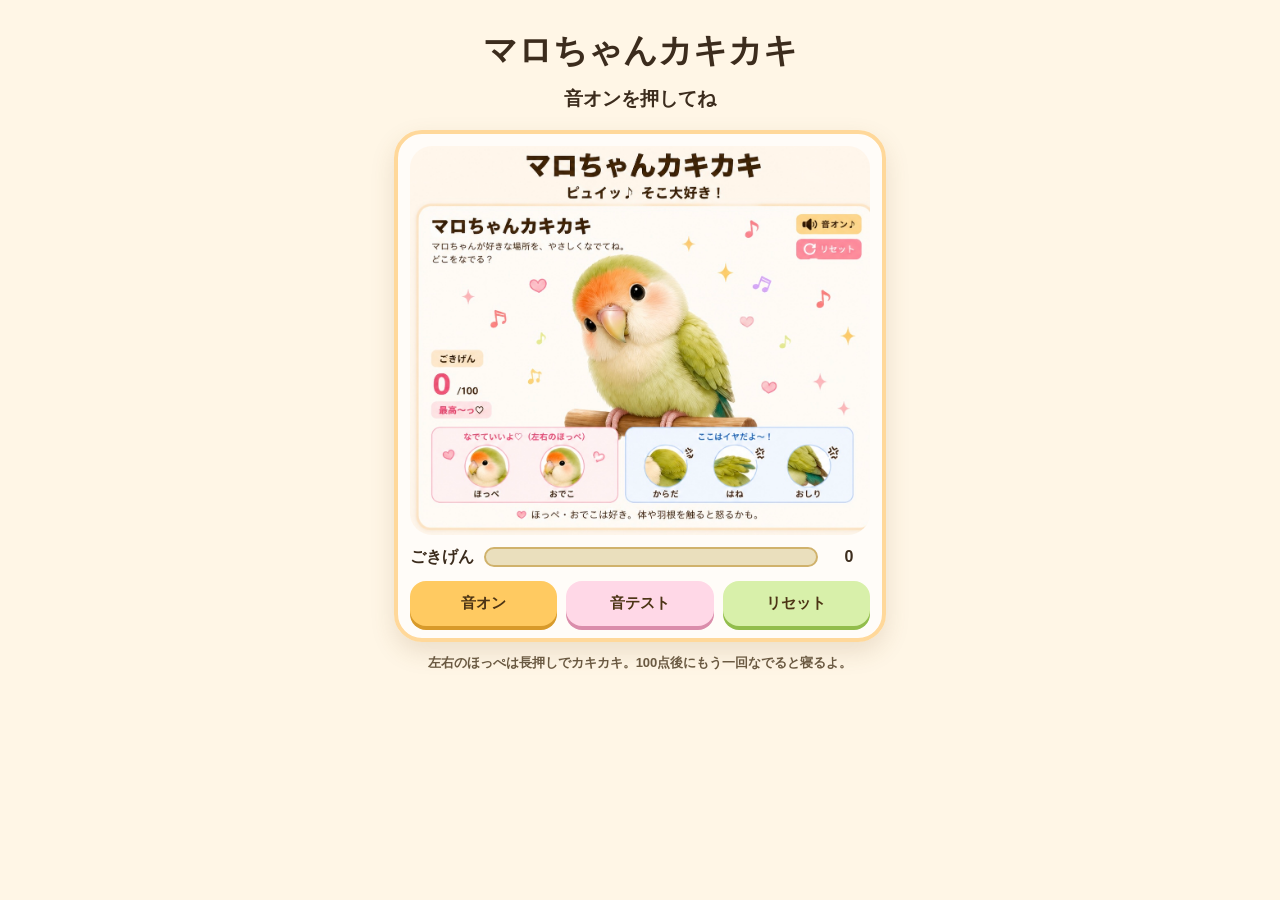
<file: index.html>
<!DOCTYPE html>
<html lang="ja">
<head>
<meta charset="UTF-8">
<meta name="viewport" content="width=device-width, initial-scale=1.0">
<title>マロちゃんカキカキ</title>
<link rel="stylesheet" href="style.css">
</head>
<body>
<main class="app">
  <h1>マロちゃんカキカキ</h1>
  <p id="message" class="message">音オンを押してね</p>

  <section class="game">
    <div class="imageWrap">
      <img id="maro" src="maro.png" alt="マロちゃん" draggable="false">

      <button class="zone cheekL" aria-label="左ほっぺ"></button>
      <button class="zone cheekR" aria-label="右ほっぺ"></button>
      <button class="zone forehead" aria-label="おでこ"></button>
      <button class="zone bad body" aria-label="からだ"></button>
      <button class="zone bad wing" aria-label="はね"></button>
      <button class="zone bad tail" aria-label="おしり"></button>

      <div id="effects" class="effects"></div>

      <div id="clearBanner" class="clearBanner">
        <div class="clearTitle">100点！</div>
        <div class="clearText">もう一回なでると寝るよ♡</div>
      </div>

      <div id="sleepOverlay" class="sleepOverlay">
        <div class="sleepCard">
          <div class="sleepTitle">すやすや…</div>
          <div class="sleepFace">💤</div>
          <div class="sleepText">マロちゃん寝ちゃった</div>
        </div>
      </div>
    </div>

    <div class="meterRow">
      <span>ごきげん</span>
      <div class="meter"><div id="meterFill"></div></div>
      <strong id="score">0</strong>
    </div>

    <div class="buttons">
      <button id="soundBtn" type="button">音オン</button>
      <button id="testBtn" type="button">音テスト</button>
      <button id="resetBtn" type="button">リセット</button>
    </div>
  </section>

  <p class="hint">左右のほっぺは長押しでカキカキ。100点後にもう一回なでると寝るよ。</p>

  <audio id="ok1" src="ok1.wav" preload="auto" playsinline></audio>
  <audio id="ok2" src="ok2.wav" preload="auto" playsinline></audio>
  <audio id="ok3" src="ok3.wav" preload="auto" playsinline></audio>
  <audio id="ng1" src="ng1.wav" preload="auto" playsinline></audio>
  <audio id="ng2" src="ng2.wav" preload="auto" playsinline></audio>
  <audio id="ng3" src="ng3.wav" preload="auto" playsinline></audio>
  <audio id="clear" src="clear.wav" preload="auto" playsinline></audio>
  <audio id="sleep" src="sleep.wav" preload="auto" playsinline></audio>
  <audio id="test" src="test.wav" preload="auto" playsinline></audio>
</main>
<script src="script.js"></script>
</body>
</html>
</file>
<file: style.css>
*{box-sizing:border-box}
html,body{
  margin:0;min-height:100%;
  font-family:-apple-system,BlinkMacSystemFont,"Hiragino Sans","Hiragino Kaku Gothic ProN","Yu Gothic","Meiryo",sans-serif;
  background:#fff6e6;color:#3c2c1d;text-align:center;
  -webkit-tap-highlight-color:transparent;touch-action:manipulation;
}
.app{max-width:520px;margin:0 auto;padding:20px 14px 28px}
h1{margin:8px 0 12px;font-size:34px;font-weight:900}
.message{min-height:32px;font-size:19px;font-weight:900;margin:0 0 12px}
.game{
  background:rgba(255,255,255,.72);
  border:4px solid #ffd89a;border-radius:28px;padding:12px;
  box-shadow:0 10px 24px rgba(120,88,40,.15)
}
.imageWrap{position:relative;width:100%;max-width:470px;margin:0 auto;border-radius:22px;overflow:hidden;background:white}
#maro{display:block;width:100%;user-select:none;-webkit-user-drag:none;transition:transform .18s ease,filter .18s ease}
#maro.happy{animation:happy .45s ease}
#maro.angry{animation:angry .36s ease;filter:saturate(1.25)}
#maro.relax{animation:relax .8s ease}
#maro.scratch{animation:scratch .36s ease infinite}
#maro.clear{animation:clearDance 1.25s ease}
#maro.sleeping{animation:sleepBob 2.2s ease-in-out infinite;filter:brightness(.92) saturate(.9)}
@keyframes happy{0%{transform:scale(1) rotate(0)}35%{transform:scale(1.04) translateY(-6px) rotate(-1.5deg)}70%{transform:scale(1.015) translateY(2px) rotate(1deg)}100%{transform:scale(1) rotate(0)}}
@keyframes angry{0%,100%{transform:translateX(0)}20%{transform:translateX(-9px) rotate(-1deg)}40%{transform:translateX(9px) rotate(1deg)}60%{transform:translateX(-7px) rotate(-1deg)}80%{transform:translateX(7px) rotate(1deg)}}
@keyframes relax{0%,100%{transform:scale(1)}50%{transform:scale(1.035) translateY(4px)}}
@keyframes scratch{0%,100%{transform:rotate(0) scale(1.01)}50%{transform:rotate(-.8deg) scale(1.02)}}
@keyframes clearDance{0%,100%{transform:scale(1) rotate(0)}20%{transform:scale(1.05) rotate(-2deg) translateY(-8px)}40%{transform:scale(1.05) rotate(2deg) translateY(-8px)}60%{transform:scale(1.04) rotate(-1deg) translateY(-4px)}}
@keyframes sleepBob{0%,100%{transform:scale(.995) translateY(0)}50%{transform:scale(1.005) translateY(4px)}}
.zone{position:absolute;border:0;padding:0;background:rgba(255,0,0,0);touch-action:none;z-index:5}
.cheekL{left:20%;top:39%;width:21%;height:20%;border-radius:50%}
.cheekR{left:36%;top:31%;width:20%;height:20%;border-radius:50%}
.forehead{left:26%;top:20%;width:28%;height:14%;border-radius:50%}
.body{left:30%;top:55%;width:30%;height:24%;border-radius:45%}
.wing{left:56%;top:46%;width:24%;height:31%;border-radius:45%}
.tail{left:65%;top:65%;width:19%;height:18%;border-radius:35%}
.effects{pointer-events:none;position:absolute;inset:0;z-index:8}
.effect{position:absolute;font-size:32px;animation:floatUp 1.15s ease forwards}
.bigEffect{font-size:46px;animation:floatUp 1.45s ease forwards}
@keyframes floatUp{from{transform:translateY(0) scale(.7);opacity:1}to{transform:translateY(-75px) scale(1.35);opacity:0}}
.clearBanner{
  display:none;position:absolute;right:4%;top:4%;z-index:9;
  padding:8px 10px;border-radius:16px;background:rgba(255,255,255,.95);
  border:3px solid #ff93bd;box-shadow:0 8px 22px rgba(255,120,170,.25);
  transform:rotate(-3deg)
}
.clearBanner.show{display:block;animation:bannerPop 1.3s ease}
.clearTitle{font-size:26px;font-weight:1000;color:#ff5b9b}
.clearText{font-size:12px;font-weight:900;color:#7d4a22}
@keyframes bannerPop{0%{transform:scale(.3) rotate(-8deg);opacity:0}25%{transform:scale(1.1) rotate(-3deg);opacity:1}100%{transform:scale(1) rotate(-3deg);opacity:1}}
.sleepOverlay{display:none;pointer-events:none;position:absolute;inset:0;z-index:10;background:rgba(255,247,230,.28);place-items:center}
.sleepOverlay.show{display:grid}
.sleepCard{margin-top:12%;padding:12px 16px;border-radius:22px;background:rgba(255,255,255,.92);border:3px solid #c8d8ff;box-shadow:0 8px 24px rgba(116,134,188,.22)}
.sleepTitle{font-size:24px;font-weight:1000;color:#6b5c99}
.sleepFace{font-size:40px;margin:4px 0}
.sleepText{font-size:13px;font-weight:900;color:#6a5941}
.meterRow{display:grid;grid-template-columns:auto 1fr 42px;gap:10px;align-items:center;margin-top:12px;font-weight:900}
.meter{height:20px;background:#eadfbd;border-radius:999px;border:2px solid #d0b26c;overflow:hidden}
#meterFill{height:100%;width:0%;background:linear-gradient(90deg,#9cdd6c,#ffe16a,#ff9cc5);transition:width .25s ease}
.buttons{display:grid;grid-template-columns:1fr 1fr 1fr;gap:9px;margin-top:13px}
.buttons button{border:0;border-radius:16px;padding:13px 4px;font-size:15px;font-weight:900;background:#ffca61;color:#4c3415;box-shadow:0 4px 0 #d89a2a}
#testBtn{background:#ffd8e7;box-shadow:0 4px 0 #da8dab}
#resetBtn{background:#d8f0aa;box-shadow:0 4px 0 #92bd4c}
.hint{margin:12px 0 0;font-size:13px;font-weight:700;color:#6a5941}
</file>
